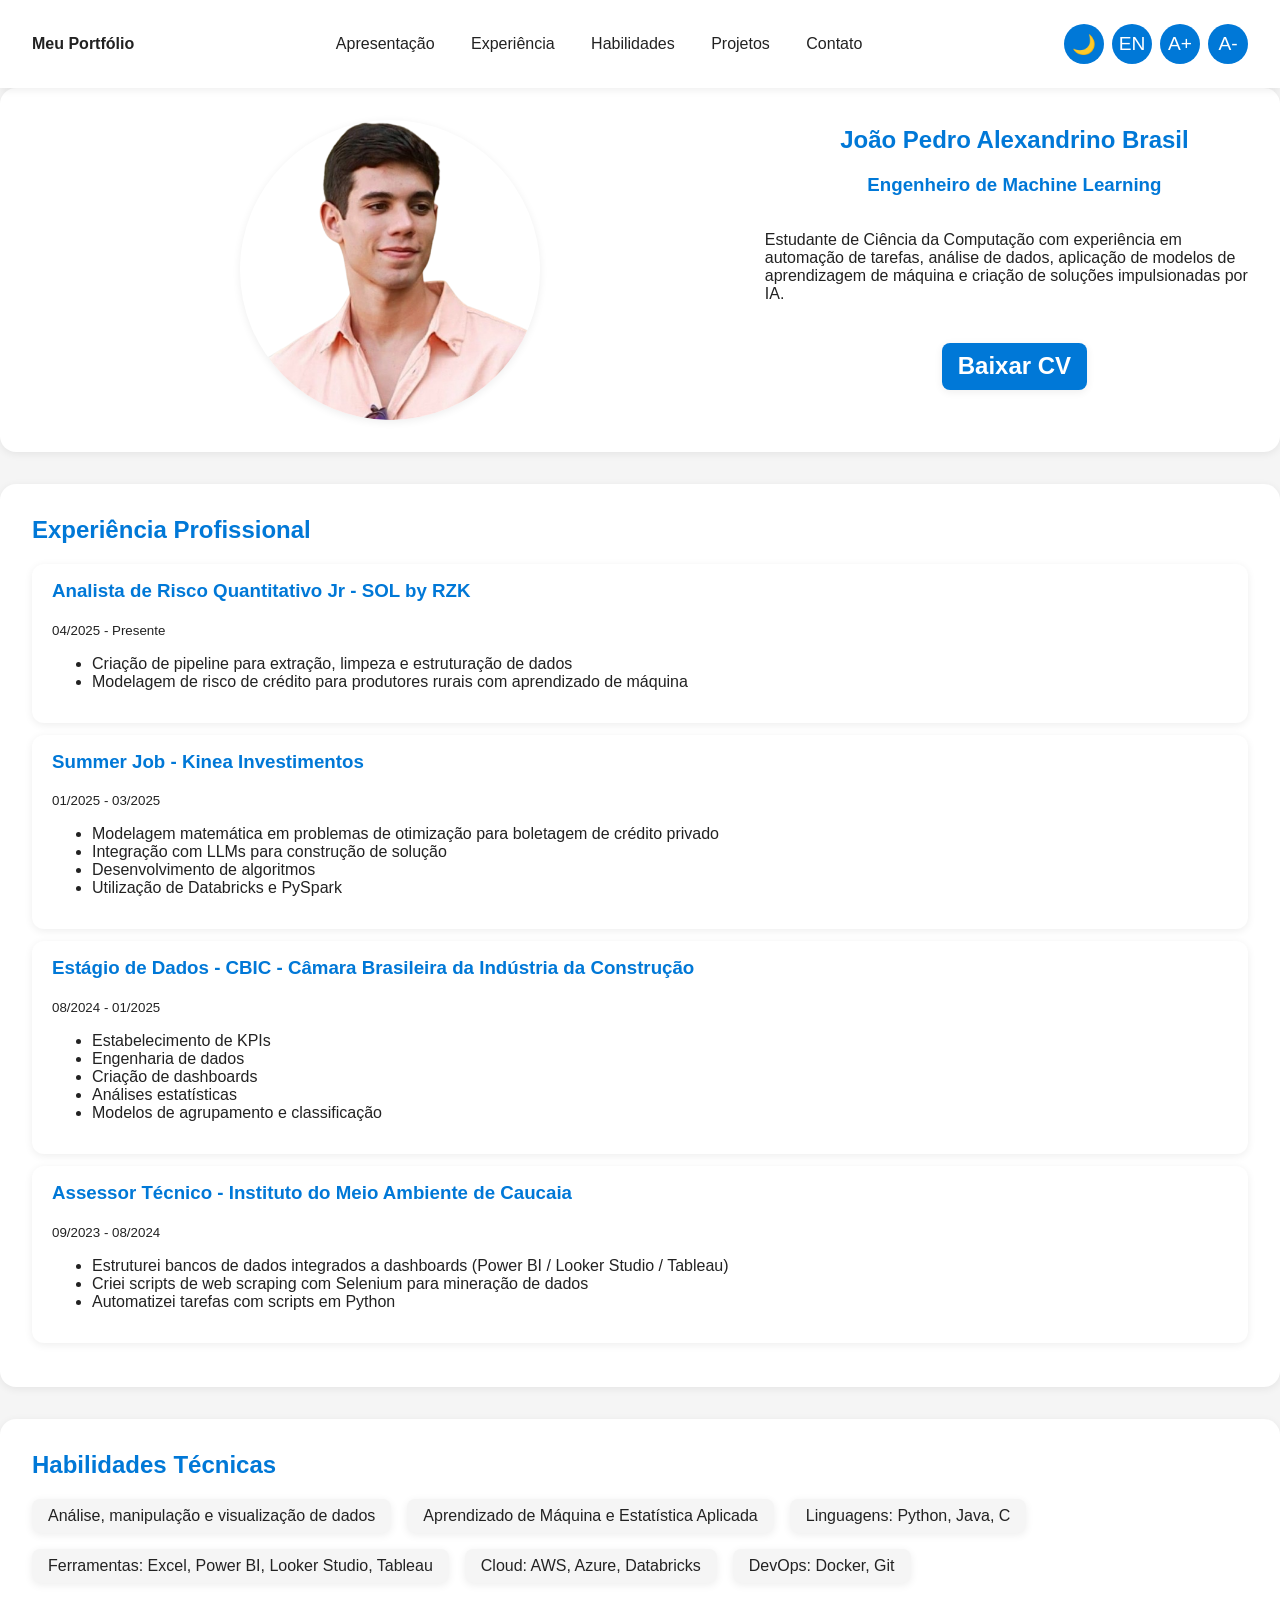
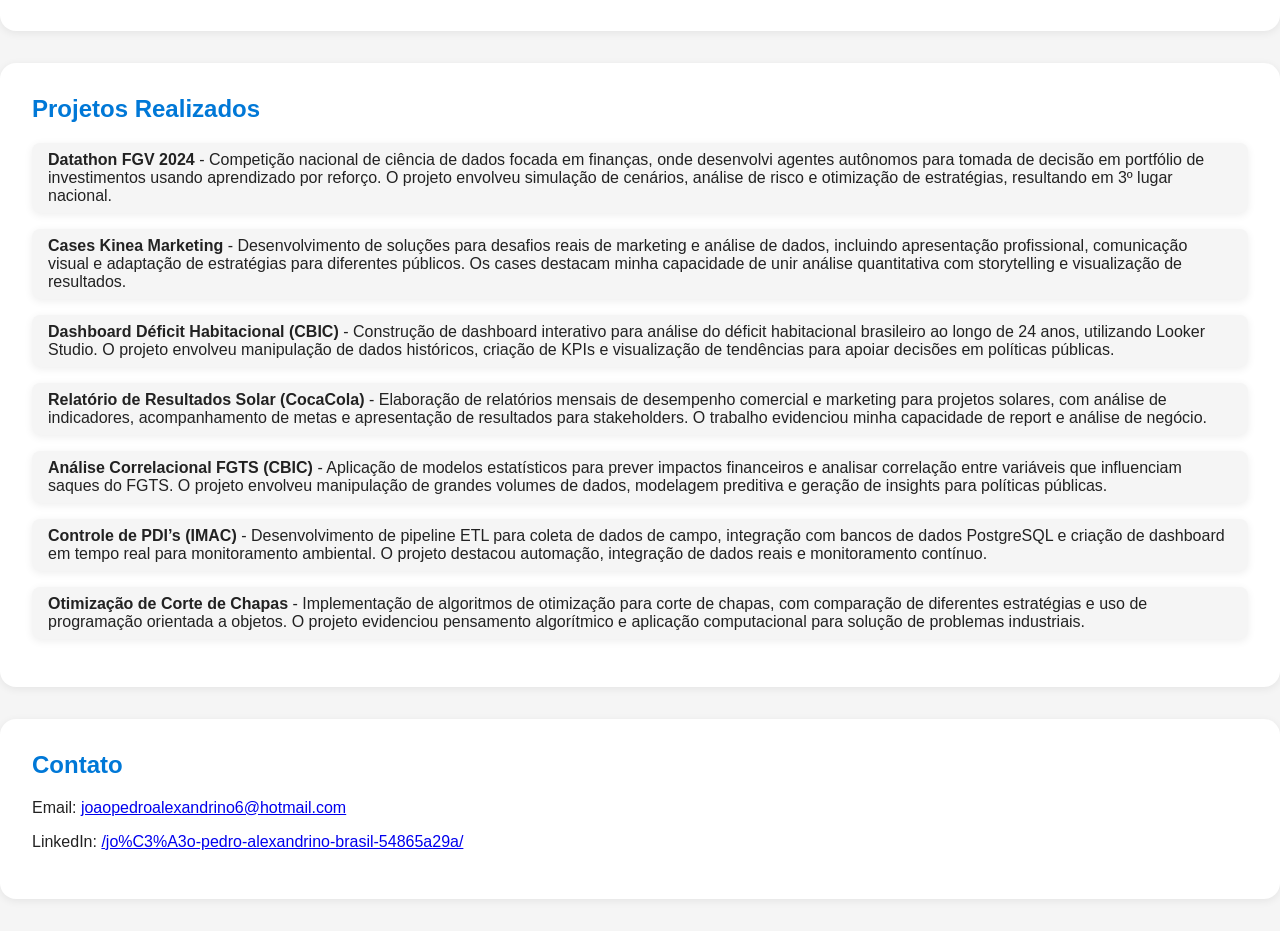
<file: app/index.html>
<!DOCTYPE html>
<html lang="pt-br">
    <head>
        <meta charset="UTF-8">
        <meta name="viewport" content="width=device-width, initial-scale=1.0">
        <title>Portfólio Profissional</title>
        <link rel="icon" type="image/png" href="../assets/favicon.ico"/>
        <link rel="stylesheet" href="css/style.css">
    </head>
    <body>
        <header>
            <div><strong data-i18n="header-title">Meu Portfólio</strong></div>
            <nav>
                <a href="#apresentacao" data-i18n="nav-apresentacao">Apresentação</a>
                <a href="#experiencia" data-i18n="nav-experiencia">Experiência</a>
                <a href="#habilidades" data-i18n="nav-habilidades">Habilidades</a>
                <a href="#projetos" data-i18n="nav-projetos">Projetos</a>
                <a href="#contato" data-i18n="nav-contato">Contato</a>
            </nav>
            <div style="display: flex; gap: 0.5rem; align-items: center;">
                <button class="theme-toggle" id="toggle-theme" title="Alternar tema">🌙</button>
                <button class="theme-toggle" id="toggle-lang" title="Switch language">EN</button>
                <button class="theme-toggle" id="font-plus" title="Aumentar fonte" aria-label="Aumentar fonte">A+</button>
                <button class="theme-toggle" id="font-minus" title="Reduzir fonte" aria-label="Reduzir fonte">A-</button>
            </div>
        </header>
        <main>
            <section id="apresentacao">
                <div id="apresentacao-imagem">
                    <img src="assets/perfil.png" alt="Foto de Perfil" width="300" height="300">
                </div>
                <div id="apresentacao-texto">
                    <h1 id="profile-name">[Seu Nome]</h1>
                    <h3 id="profile-title">Seu cargo</h3>
                    <p id="profile-summary">Seu resumo profissional aparecerá aqui.</p>
                    <p>
                        <a id="cv-download" style="color:white" class="btn" href="assets/cv.pdf" download data-i18n="cv-download">Baixar CV</a>
                    </p>
                </div>
            </section>
            <section id="experiencia">
                <h2 data-i18n="experiencia-titulo">Experiência Profissional</h2>
                <div id="experience-list"></div>
            </section>
            <section id="habilidades">
                <h2 data-i18n="habilidades-titulo">Habilidades Técnicas</h2>
                <ul id="skills-list" class="skills-list"></ul>
            </section>
            <section id="projetos">
                <h2 data-i18n="projetos-titulo">Projetos Realizados</h2>
                <ul id="projects-list" class="projects-list"></ul>
            </section>
            <section id="contato">
                <h2 data-i18n="contato-titulo">Contato</h2>
                <p>Email: <a id="contact-email" href="#">email@example.com</a></p>
                <p>LinkedIn: <a id="contact-linkedin" href="#" target="_blank">/usuario</a></p>
            </section>
        </main>
        <script src="js/main.js"></script>
    </body>
</html>
</file>
<file: app/css/style.css>
/* Estilos principais do portfólio */
:root {
    --bg: #f5f5f5;
    --text: #222;
    --accent: #0078d7;
    --card: #fff;
    --shadow: 0 2px 8px rgba(0,0,0,0.07);
    --transition: 0.3s cubic-bezier(.4,0,.2,1);
}
body.dark-mode {
    --bg: #181a1b;
    --text: #f5f5f5;
    --accent: #00bfff;
    --card: #23272a;
    --shadow: 0 2px 16px rgba(0,0,0,0.25);
}
html {
    scroll-behavior: smooth;
}
body {
    margin: 0;
    font-family: 'Segoe UI', Arial, sans-serif;
    background: var(--bg);
    color: var(--text);
    transition: background var(--transition), color var(--transition);
}
header {
    display: flex;
    justify-content: space-between;
    align-items: center;
    padding: 1.5rem 2rem;
    background: var(--card);
    box-shadow: var(--shadow);
    position: sticky;
    top: 0;
    z-index: 10;
    transition: background var(--transition);
}
nav a {
    color: var(--text);
    text-decoration: none;
    margin: 0 1rem;
    font-weight: 500;
    position: relative;
    transition: color var(--transition);
}
nav a::after {
    content: '';
    display: block;
    width: 0;
    height: 2px;
    background: var(--accent);
    transition: width 0.3s;
    position: absolute;
    left: 0;
    bottom: -4px;
}
nav a:hover::after {
    width: 100%;
}
.theme-toggle {
    background: var(--accent);
    color: #fff;
    border: none;
    border-radius: 50%;
    width: 40px;
    height: 40px;
    cursor: pointer;
    font-size: 1.2rem;
    transition: background var(--transition), color var(--transition);
    display: flex;
    align-items: center;
    justify-content: center;
}
main {
    width:100%;
    height:100%;
    overflow-y: auto;
    display: flex;
    flex-direction: column;
}
section {
    background: var(--card);
    box-shadow: var(--shadow);
    border-radius: 1rem;
    margin-bottom: 2rem;
    padding: 2rem;
    animation: fadeInUp 0.8s;
    transition: background var(--transition), color var(--transition);
}
@keyframes fadeInUp {
    from { opacity: 0; transform: translateY(40px); }
    to { opacity: 1; transform: translateY(0); }
}
h1, h2, h3 {
    color: var(--accent);
    margin-top: 0;
}
.skills-list, .projects-list {
    display: flex;
    flex-wrap: wrap;
    gap: 1rem;
    list-style: none;
    padding: 0;
}
.skills-list li, .projects-list li {
    background: var(--bg);
    padding: 0.5rem 1rem;
    border-radius: 0.5rem;
    box-shadow: var(--shadow);
    transition: background var(--transition);
}
@media (max-width: 700px) {
    header, main {
        padding: 1rem;
    }
    section {
        padding: 1rem;
    }
}

/* Botão padrão */
.btn {
    display: inline-block;
    background: var(--accent);
    color: #fff;
    text-decoration: none;
    padding: 0.6rem 1rem;
    border-radius: 0.5rem;
    box-shadow: var(--shadow);
    transition: transform 0.1s ease, background var(--transition);
}
.btn:hover { transform: translateY(-1px); }
.btn:active { transform: translateY(0); }

/* Cartões de experiência (opcional) */
.card.exp-card {
    background: var(--card);
    border-radius: 0.75rem;
    box-shadow: var(--shadow);
    padding: 1rem 1.25rem;
    margin: 0.75rem 0;
}

#apresentacao {
    display: flex;
    flex-direction: row;
    padding: 2rem 1rem ;
}
#apresentacao-texto {
    display: flex;
    flex-direction: column;
    flex:0.4;
    justify-content: center;
    align-items: center;
}
#apresentacao-texto a {
    font-size: 1.5rem;
    margin: 0.5rem 0;
    font-weight: 600;
    color: var(--accent)
}
#apresentacao-imagem {
    display: flex;
    flex:0.6;
    justify-content: center;
}
#apresentacao-imagem img {
    border-radius: 50%;
    box-shadow: var(--shadow);
}
</file>
